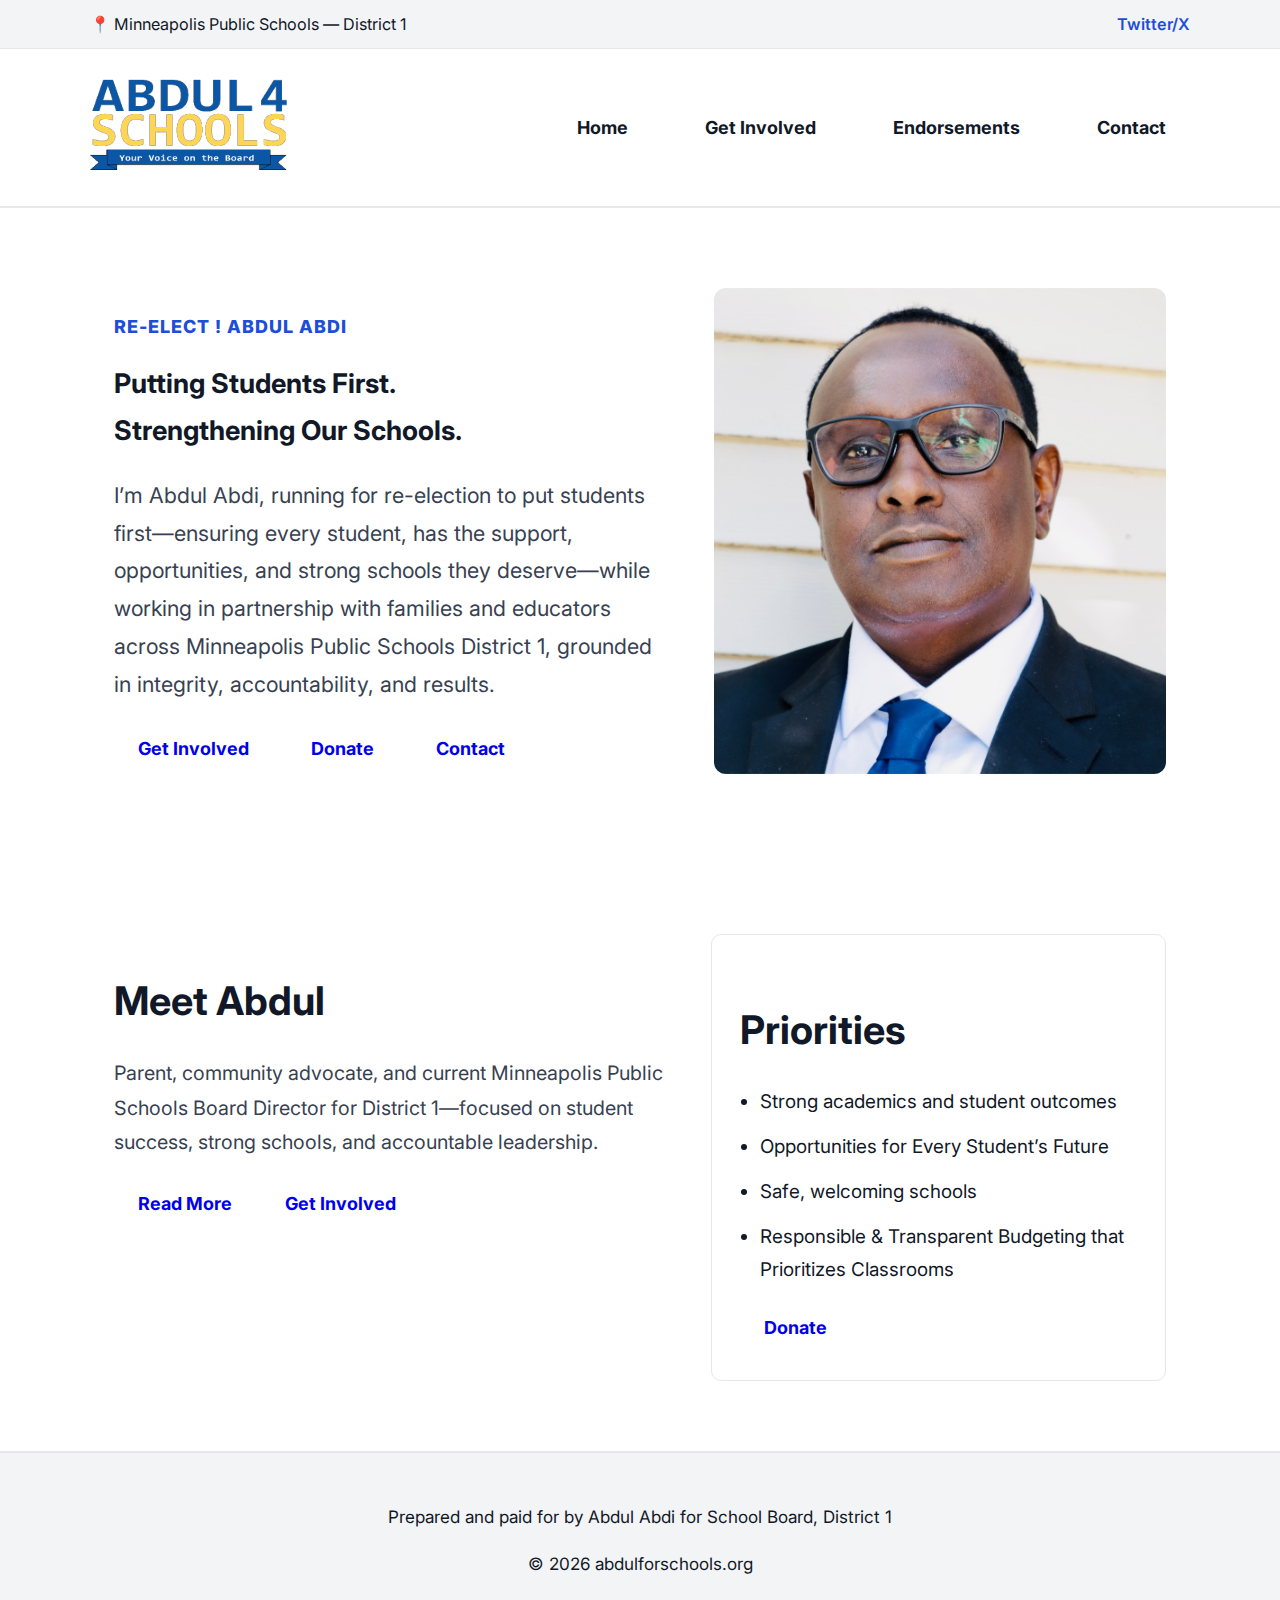
<file: index.html>
<!DOCTYPE html>
<html lang="en">
<head>
  <meta charset="utf-8" />
  <meta name="viewport" content="width=device-width, initial-scale=1" />

  <title>Abdul Abdi for School Board | District 1</title>
  <meta name="description" content="Re-elect Abdul Abdi for Minneapolis Public Schools Board, District 1." />

  <!-- Fonts -->
  <link rel="preconnect" href="https://fonts.googleapis.com">
  <link rel="preconnect" href="https://fonts.gstatic.com" crossorigin>
  <link href="https://fonts.googleapis.com/css2?family=Inter:wght@400;600;700;800&display=swap" rel="stylesheet">

  <!-- Styles -->
  <link rel="stylesheet" href="styles.css" />
</head>

<body id="top">
<div class="page">

  <!-- ================= TOP BAR ================= -->
  <div class="topbar">
    <div class="container topbar__inner">
      <span>📍 Minneapolis Public Schools — District 1</span>
      <div>
        <a href="https://x.com/RealAbdulAbdi">Twitter/X</a>
      </div>
    </div>
  </div>

  <!-- ================= HEADER ================= -->
  <header class="header">
    <div class="container header__inner">

      <!-- Logo (LEFT) -->
      <div class="brand brand--logo">
        <a href="#top" class="logo-link" aria-label="Back to Home">
          <!-- Change filename if needed -->
          <img
            src="AbdulAbdiLogo.png"
            alt="Abdul Abdi for School Board"
            class="site-logo"
            width="200"
            height="103"
          />
        </a>
      </div>

      <!-- Navigation (RIGHT) -->
      <nav class="nav nav--buttons" aria-label="Primary">
        <a href="#top" class="btn">Home</a>
      <!--  <a href="#vision" class="btn">Vision</a> -->
         <a href="get-involved.html" class="btn">Get Involved</a> 
        <a href="endorsements.html" class="btn">Endorsements</a>
          <a href="contact.html" class="btn">Contact</a>
        <!--  <a href="donate.html" class="btn">Donate</a> -->
      </nav>

    </div>
  </header>

  <!-- ================= HERO ================= -->
  <section class="hero">
    <div class="container hero__grid">

      <!-- Left Content -->
      <div>
        <h1>
        <p class="eyebrow">Re-Elect ! Abdul Abdi</p>
        </h1>

        <h2>
          Putting Students First.<br>
          Strengthening Our Schools.
        </h2>

        <p class="hero__lead">
          I’m Abdul Abdi, running for re-election to put students first—ensuring every student,
          has the support, opportunities, and strong schools they deserve—while working in
          partnership with families and educators across Minneapolis Public Schools District 1,
          grounded in integrity, accountability, and results.

        </p>

        <div class="hero__cta stack stack--room">
          <a href="get-involved.html" class="btn">Get Involved</a>
          <a href="donate.html" class="btn">Donate</a>
          <a href="contact.html" class="btn">Contact</a>
        </div>
      </div>

      <!-- Right Image -->
      <div>
        <img src="abdulabdi.jpeg" alt="Abdul Abdi" class="hero__photo" />
      </div>

    </div>
  </section>

  <!-- ================= ABOUT PREVIEW ================= -->
  <section class="section" id="about-preview">
    <div class="container section__grid">

      <!-- About -->
      <div>
        <h2>Meet Abdul</h2>

        <p>
          Parent, community advocate, and current Minneapolis Public Schools
          Board Director for District 1—focused on student success, strong schools,
          and accountable leadership.
        </p>

        <div class="stack stack--room">
          <a href="about.html" class="btn">Read More</a>
          <a href="get-involved.html" class="btn">Get Involved</a>
        </div>
      </div>

      <!-- Priorities -->
      <div class="card">
        <h2>Priorities</h2>

        <ul class="bullets">
          <li>Strong academics and student outcomes</li>
           <li>Opportunities for Every Student’s Future </li>
          <li>Safe, welcoming schools</li>
          <li>Responsible & Transparent Budgeting that Prioritizes Classrooms</li>
        </ul>

        <div class="stack stack--room">
          <a href="donate.html" class="btn">Donate</a>
        </div>
      </div>

    </div>
  </section>


  <!-- ================= FOOTER ================= -->
  <footer class="footer">
    <div class="container">
      <p>Prepared and paid for by Abdul Abdi for School Board, District 1</p>
      <p>© <span id="year"></span> abdulforschools.org</p>
    </div>
  </footer>

  <script>
    document.getElementById("year").textContent =
      new Date().getFullYear();
  </script>

</div>
</body>
</html>
</file>
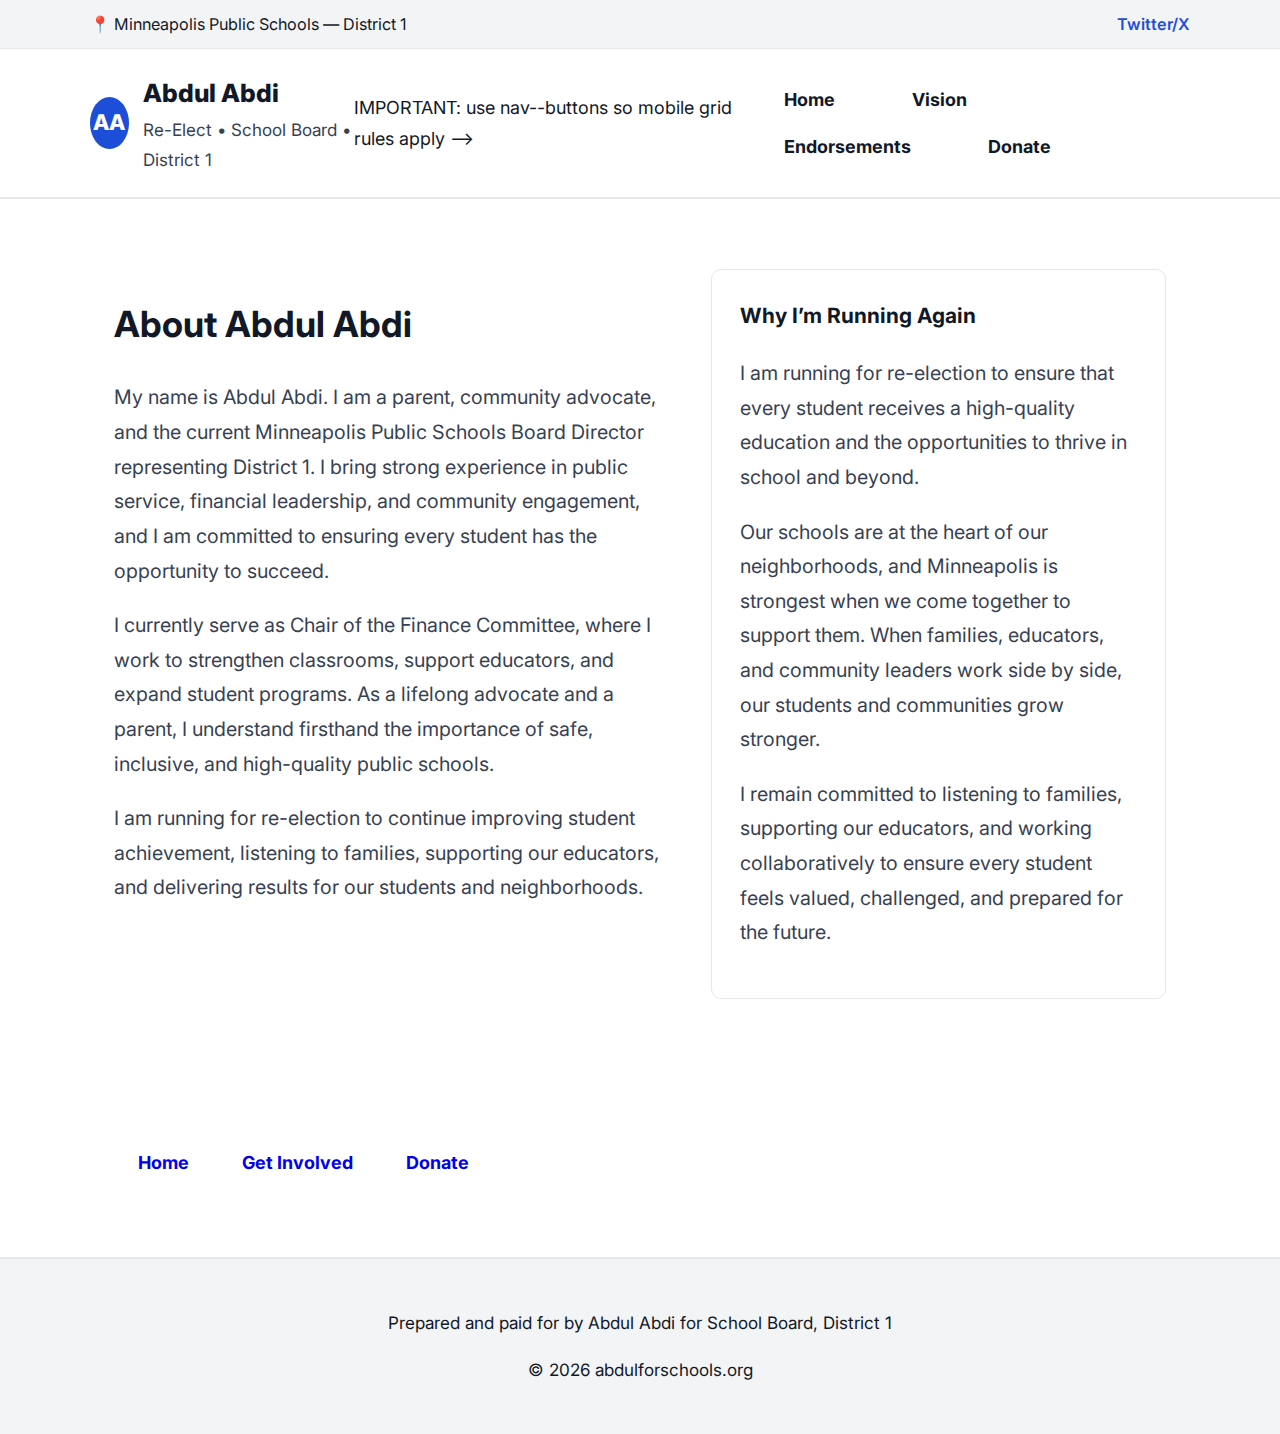
<file: about.html>
<!DOCTYPE html>
<html lang="en">
<head>
  <meta charset="utf-8" />
  <meta name="viewport" content="width=device-width, initial-scale=1" />

  <title>About Abdul Abdi | District 1</title>
  <meta name="description"
        content="Learn more about Abdul Abdi and why he is running for re-election in Minneapolis Public Schools District 1." />

  <!-- Fonts -->
  <link rel="preconnect" href="https://fonts.googleapis.com">
  <link rel="preconnect" href="https://fonts.gstatic.com" crossorigin>
  <link href="https://fonts.googleapis.com/css2?family=Inter:wght@400;600;700;800&display=swap" rel="stylesheet">

  <!-- Styles -->
  <link rel="stylesheet" href="styles.css" />
</head>

<body id="top">
<div class="page">

  <!-- ================= TOP BAR ================= -->
  <div class="topbar">
    <div class="container topbar__inner">
      <span>📍 Minneapolis Public Schools — District 1</span>
      <div>
        <!-- Keep or remove as you like -->
        <a href="https://x.com/RealAbdulAbdi">Twitter/X</a>
      </div>
    </div>
  </div>

  <!-- ================= HEADER ================= -->
  <header class="header">
    <div class="container header__inner">

      <div class="brand">
        <div class="brand__mark">AA</div>
        <div>
          <div class="brand__name">Abdul Abdi</div>
          <div class="brand__tag">Re-Elect • School Board • District 1</div>
        </div>
      </div>

      IMPORTANT: use nav--buttons so mobile grid rules apply -->
      <nav class="nav nav--buttons" aria-label="Primary">
        <a href="index.html#top" class="btn">Home</a>
       <!--  <a href="about.html" class="btn">About</a> -->
        <a href="index.html#vision" class="btn">Vision</a>
        <a href="endorsements.html" class="btn">Endorsements</a>
        <a href="donate.html" class="btn">Donate</a>
      </nav>

    </div>
  </header>

  <!-- ================= ABOUT CONTENT ================= -->
  <section class="section" id="about-abdul">
    <div class="container section__grid">

      <!-- Left Column -->
      <div>
        <h1>About Abdul Abdi</h1>

        <p>
          My name is Abdul Abdi. I am a parent, community advocate, and the current
          Minneapolis Public Schools Board Director representing District 1.
          I bring strong experience in public service, financial leadership,
          and community engagement, and I am committed to ensuring every student
          has the opportunity to succeed.
        </p>

        <p>
          I currently serve as Chair of the Finance Committee, where I work to
          strengthen classrooms, support educators, and expand student programs.
          As a lifelong advocate and a parent, I understand firsthand the importance
          of safe, inclusive, and high-quality public schools.
        </p>

        <p>
          I am running for re-election to continue improving student achievement,
          listening to families, supporting our educators, and delivering results
          for our students and neighborhoods.
        </p>
      </div>

      <!-- Right Column -->
      <div class="card" id="why-running">
        <h3>Why I’m Running Again</h3>

        <p>
          I am running for re-election to ensure that every student receives a
          high-quality education and the opportunities to thrive in school and beyond.
        </p>

        <p>
          Our schools are at the heart of our neighborhoods, and Minneapolis is
          strongest when we come together to support them. When families, educators,
          and community leaders work side by side, our students and communities grow stronger.
        </p>

        <p>
          I remain committed to listening to families, supporting our educators,
          and working collaboratively to ensure every student feels valued,
          challenged, and prepared for the future.
        </p>
      </div>

    </div>
  </section>

  <!-- ================= BOTTOM BUTTONS ONLY ================= -->
  <section class="section">
    <div class="container">
      <div class="stack stack--room">
        <a href="index.html#top" class="btn">Home</a>
        <a href="get-involved.html" class="btn">Get Involved</a>
        <a href="donate.html" class="btn">Donate</a>
      </div>
    </div>
  </section>

  <!-- ================= FOOTER ================= -->
  <footer class="footer">
    <div class="container">
      <p>Prepared and paid for by Abdul Abdi for School Board, District 1</p>
      <p>© <span id="year"></span> abdulforschools.org</p>
    </div>
  </footer>

  <script>
    document.getElementById("year").textContent = new Date().getFullYear();
  </script>

</div>
</body>
</html>
</file>
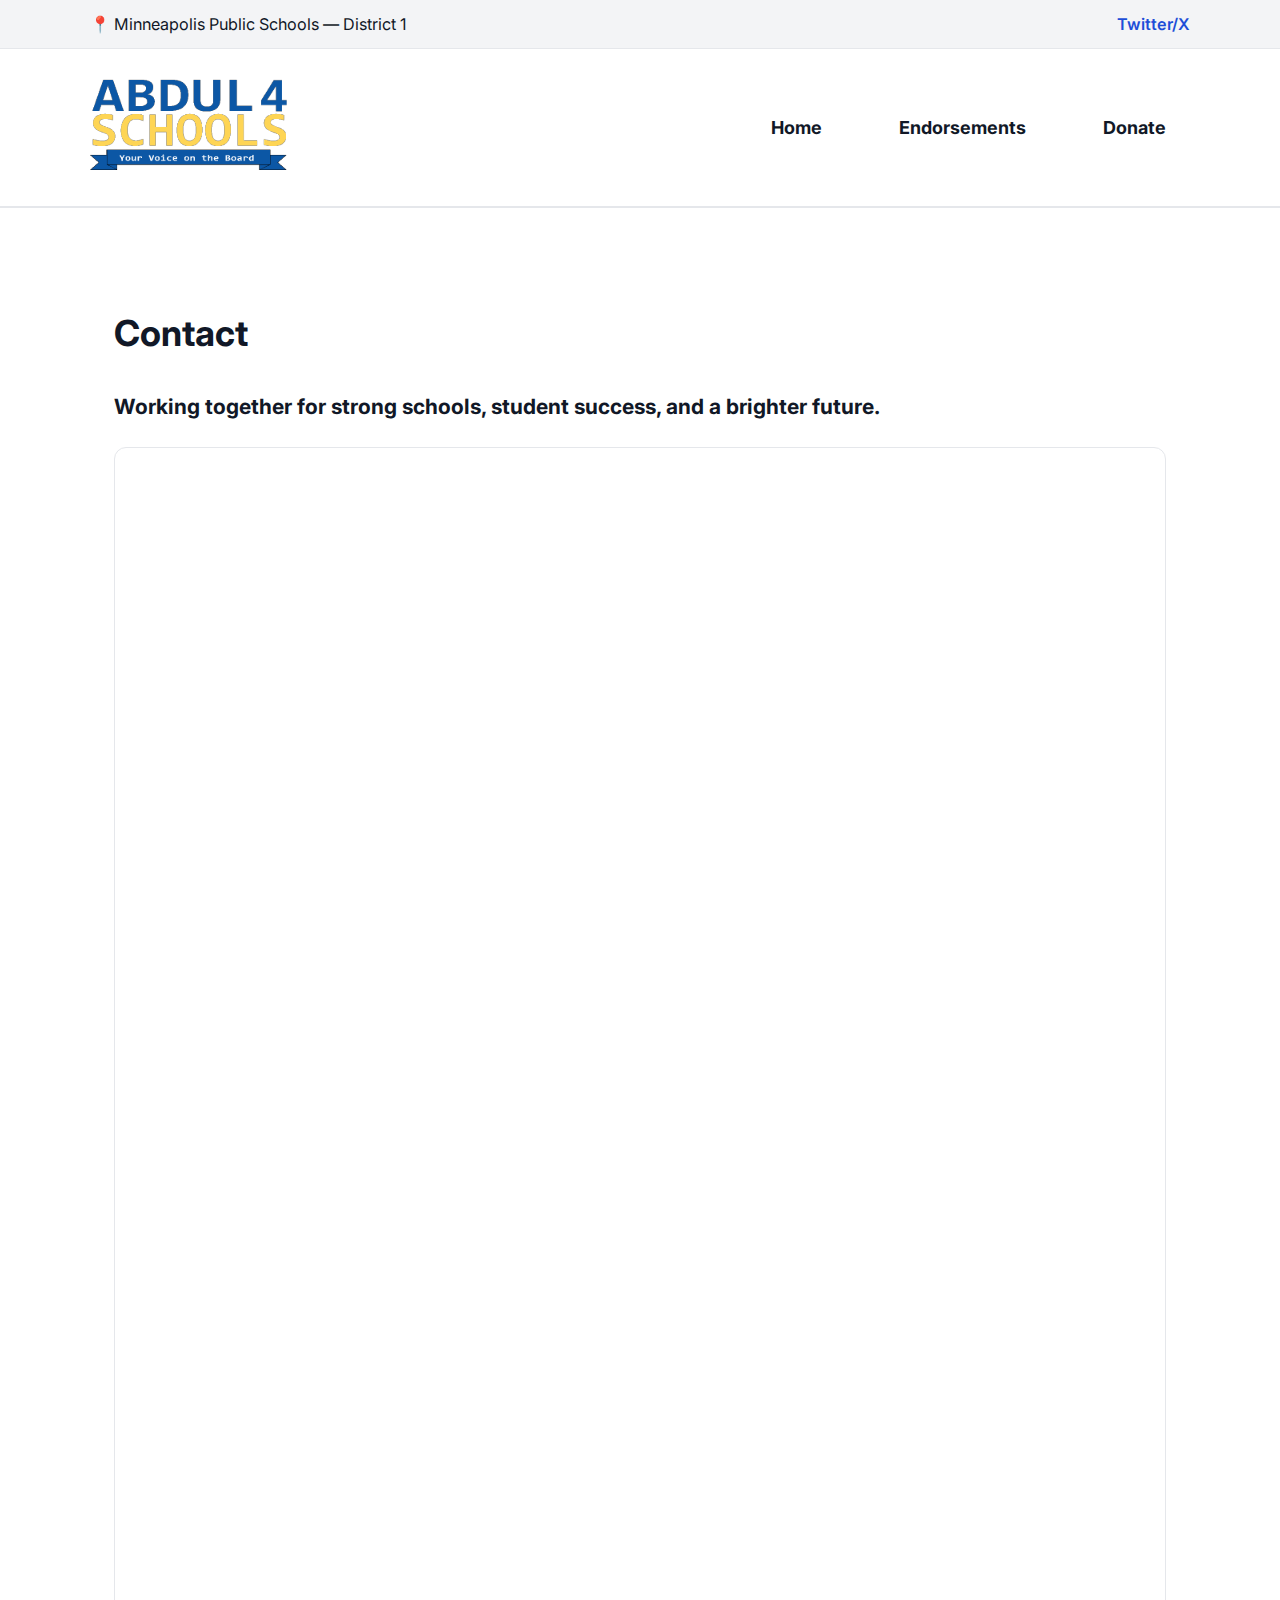
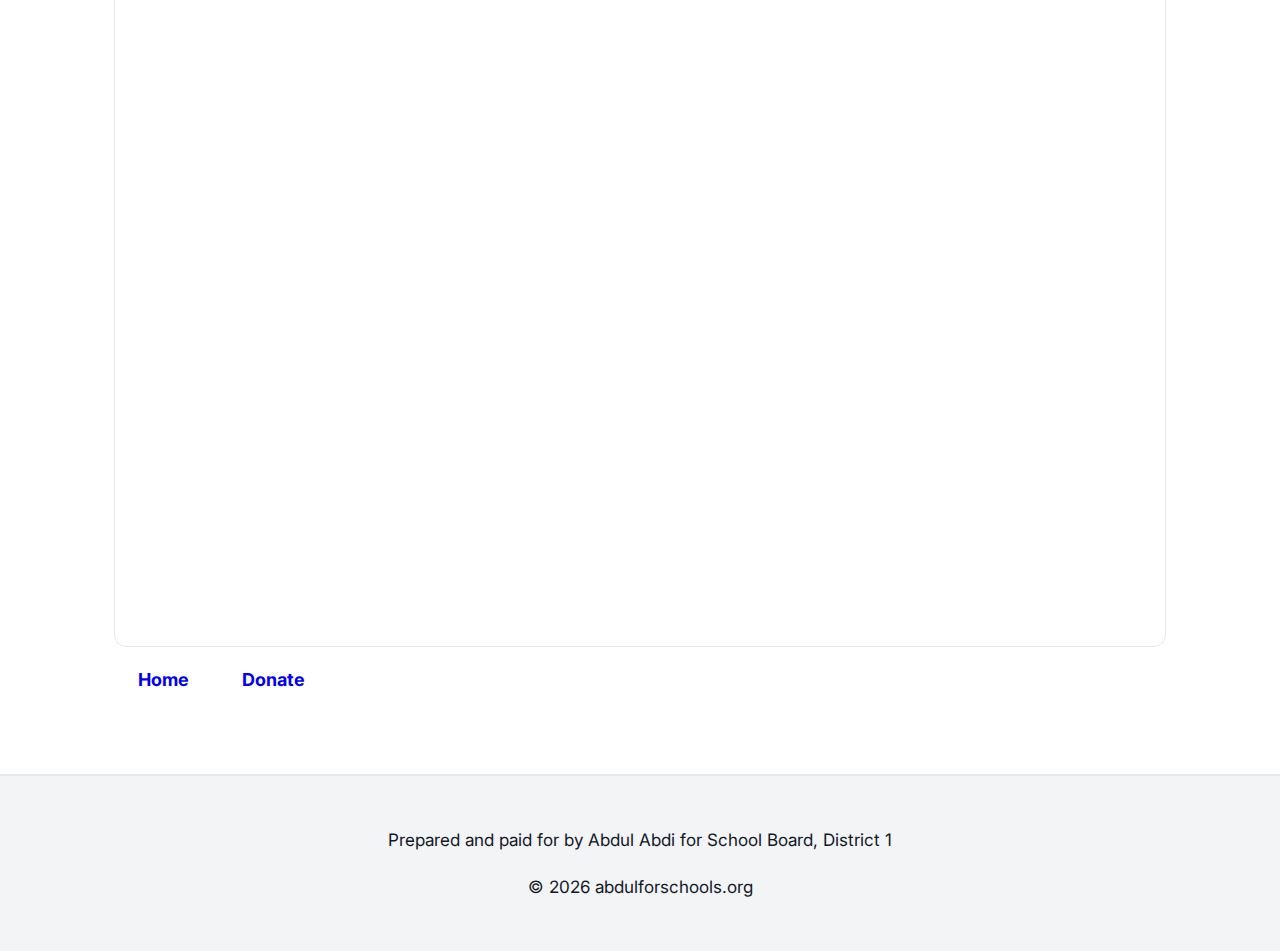
<file: Contact.html>
<!DOCTYPE html>
<html lang="en">
<head>
  <meta charset="utf-8" />
  <meta name="viewport" content="width=device-width, initial-scale=1" />

  <title>Contact | Abdul Abdi for School Board</title>
  <meta name="description" content="Volunteer, support, and stay connected with Abdul Abdi’s re-election campaign." />

  <!-- Fonts -->
  <link rel="preconnect" href="https://fonts.googleapis.com">
  <link rel="preconnect" href="https://fonts.gstatic.com" crossorigin>
  <link href="https://fonts.googleapis.com/css2?family=Inter:wght@400;600;700;800&display=swap" rel="stylesheet">

  <!-- Styles -->
  <link rel="stylesheet" href="styles.css" />
</head>

<body id="top">
<div class="page">

  <!-- ================= TOP BAR ================= -->
  <div class="topbar">
    <div class="container topbar__inner">
      <span>📍 Minneapolis Public Schools — District 1</span>
      <div>
        <a href="https://x.com/RealAbdulAbdi">Twitter/X</a>
      </div>
    </div>
  </div>

  <!-- ================= HEADER ================= -->
  <header class="header">
    <div class="container header__inner">

      <!-- Logo (LEFT) -->
      <div class="brand brand--logo">
        <a href="index.html#top" class="logo-link" aria-label="Back to Home">
          <img
            src="AbdulAbdiLogo.png"
            alt="Abdul Abdi for School Board"
            class="site-logo"
            width="200"
            height="103"
          />
        </a>
      </div>

      <!-- Navigation (RIGHT) -->
      <nav class="nav nav--buttons" aria-label="Primary">
        <a href="index.html#top" class="btn">Home</a>
        <a href="endorsements.html" class="btn">Endorsements</a>
        <a href="donate.html" class="btn">Donate</a>
      </nav>

    </div>
  </header>

  <!-- ================= GET INVOLVED ================= -->
  <section class="section">
    <div class="container">

      <h1>Contact</h1>
      <h3>Working together for strong schools, student success, and a brighter future.</h3>

      <div class="form-embed">
        <iframe
          title="Get Involved Form"
          src="https://forms.gle/GBEoqosCz2gnoKGJ8"
          width="100%"
          height="1800"
          frameborder="0"
          marginheight="0"
          marginwidth="0">
          Loading…
        </iframe>
      </div>

      <div class="stack stack--room">
        <a href="index.html#top" class="btn">Home</a>
        <a href="donate.html" class="btn">Donate</a>
      </div>

    </div>
  </section>

  <!-- ================= FOOTER ================= -->
  <footer class="footer">
    <div class="container">
      <p>Prepared and paid for by Abdul Abdi for School Board, District 1</p>
      <p>© <span id="year"></span> abdulforschools.org</p>
    </div>
  </footer>

  <script>
    document.getElementById("year").textContent =
      new Date().getFullYear();
  </script>

</div>
</body>
</html>
</file>
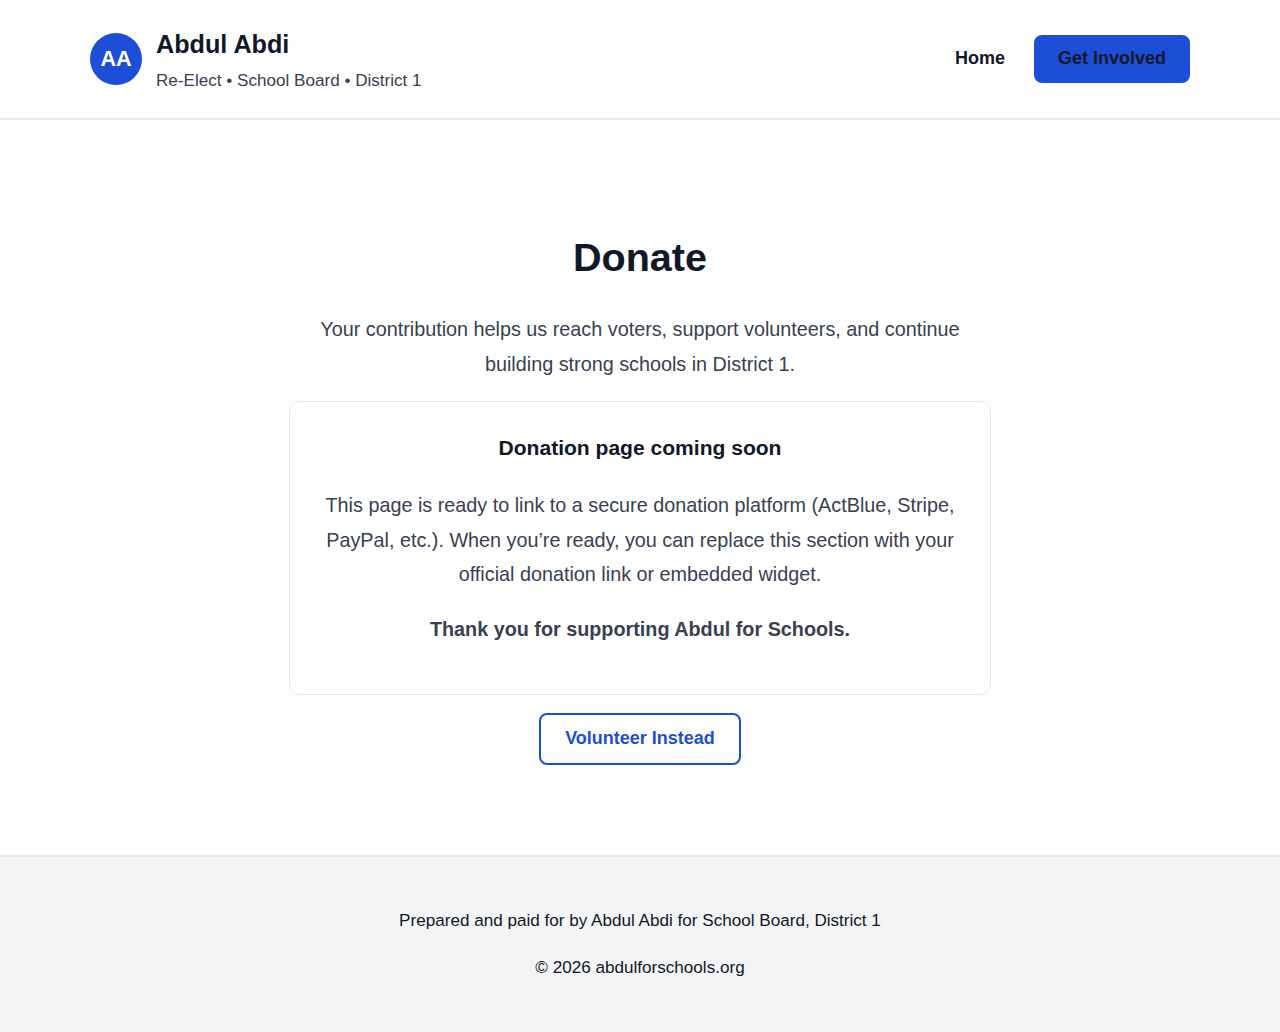
<file: Donate.html>
<!DOCTYPE html>
<html lang="en">
<head>
  <meta charset="utf-8" />
  <meta name="viewport" content="width=device-width, initial-scale=1" />
  <title>Donate | Abdul Abdi for School Board</title>
  <meta name="description" content="Support Abdul Abdi for School Board, District 1." />
  <link rel="stylesheet" href="styles.css" />
</head>

<body>

<!-- Header -->
<header class="header">
  <div class="container header__inner">
    <div class="brand">
      <div class="brand__mark">AA</div>
      <div>
        <div class="brand__name">Abdul Abdi</div>
        <div class="brand__tag">Re-Elect • School Board • District 1</div>
      </div>
    </div>

    <nav class="nav">
      <a href="index.html">Home</a>
      <a href="index.html#contact" class="btn btn--primary">Get Involved</a>
    </nav>
  </div>
</header>

<!-- Donate -->
<section class="section">
  <div class="container" style="max-width: 750px; text-align: center;">
    <h2>Donate</h2>
    <p>
      Your contribution helps us reach voters, support volunteers, and continue building strong schools in District 1.
    </p>

    <div class="card" style="margin-top: 18px;">
      <h3>Donation page coming soon</h3>
      <p>
        This page is ready to link to a secure donation platform (ActBlue, Stripe, PayPal, etc.).
        When you’re ready, you can replace this section with your official donation link or embedded widget.
      </p>
      <p><strong>Thank you for supporting Abdul for Schools.</strong></p>
    </div>

    <p style="margin-top: 18px;">
      <a href="index.html#contact" class="btn btn--ghost">Volunteer Instead</a>
    </p>
  </div>
</section>

<!-- Footer -->
<footer class="footer">
  <div class="container footer__legal">
    <p>
      Prepared and paid for by Abdul Abdi for School Board, District 1
    </p>
    <p>© <span id="year"></span> abdulforschools.org</p>
  </div>
</footer>

<script>
  document.getElementById("year").textContent = new Date().getFullYear();
</script>

</body>
</html>
</file>
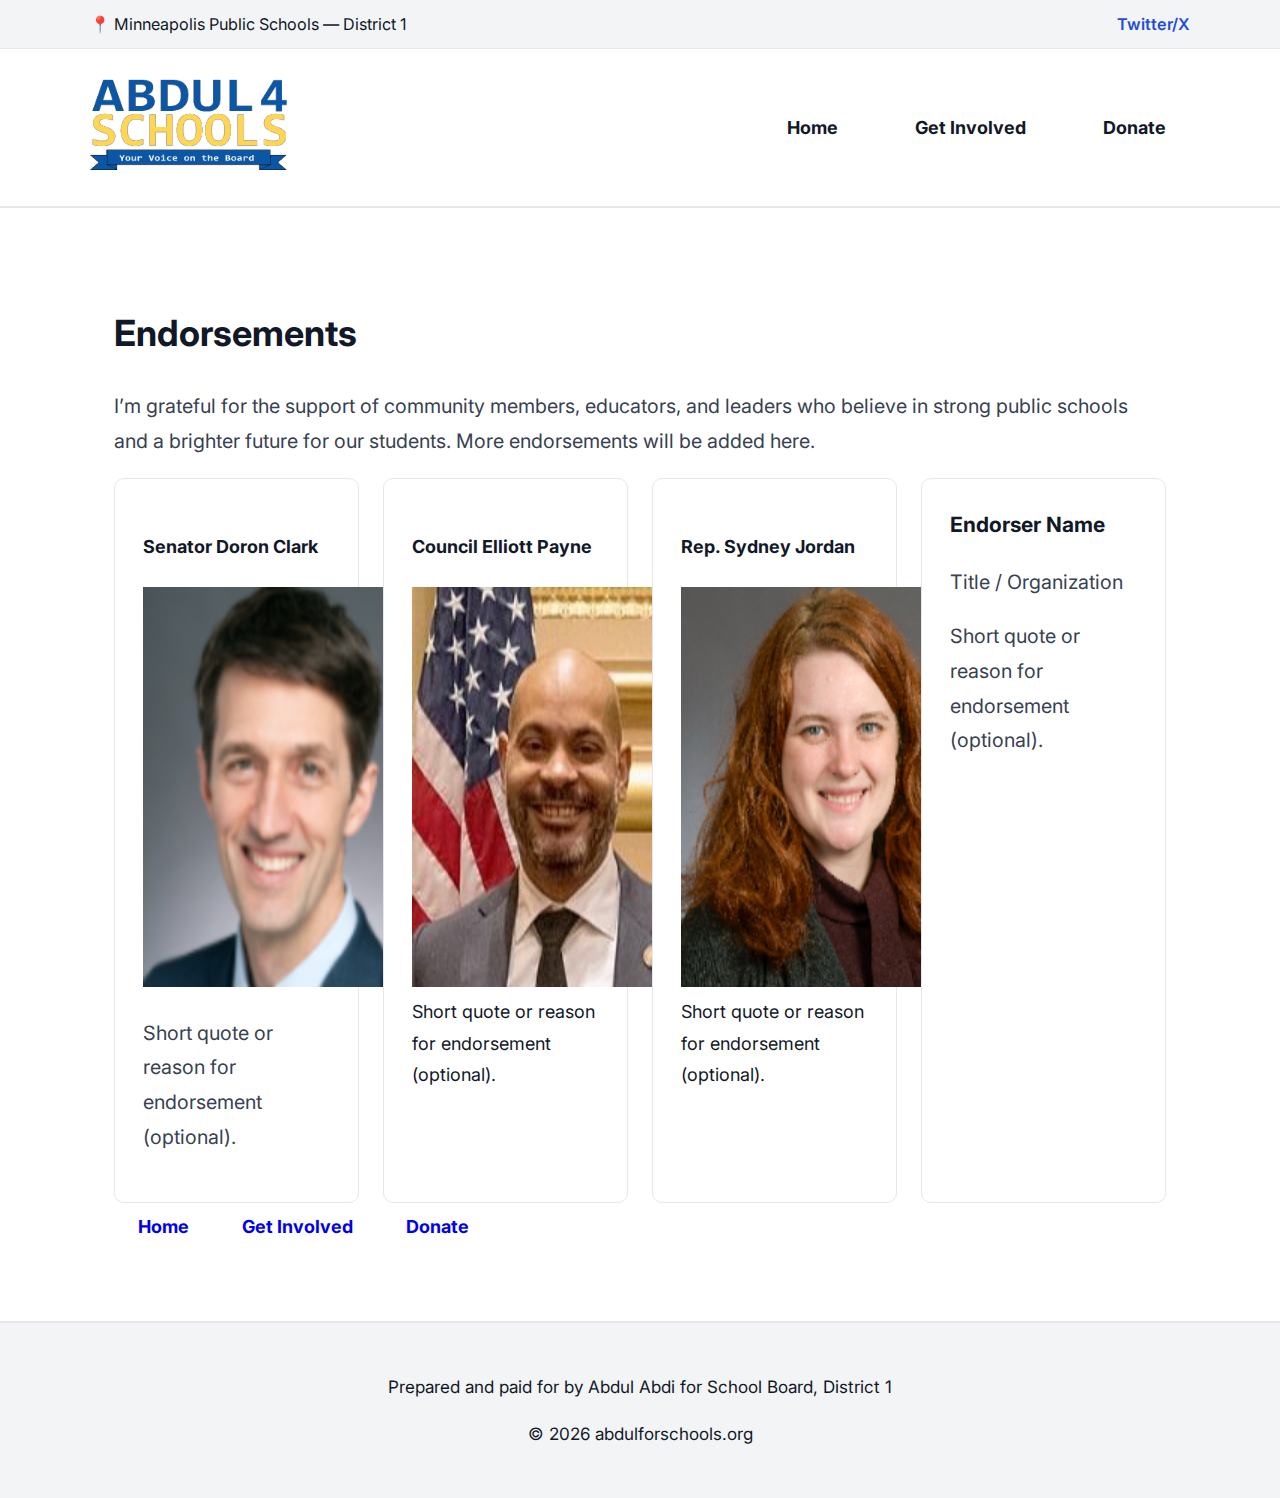
<file: endorsements.html>
<!DOCTYPE html>
<html lang="en">
<head>
  <meta charset="utf-8" />
  <meta name="viewport" content="width=device-width, initial-scale=1" />

  <title>Endorsements | Abdul Abdi for School Board</title>
  <meta name="description" content="Endorsements for Abdul Abdi’s re-election campaign for School Board District 1." />

  <!-- Fonts -->
  <link rel="preconnect" href="https://fonts.googleapis.com">
  <link rel="preconnect" href="https://fonts.gstatic.com" crossorigin>
  <link href="https://fonts.googleapis.com/css2?family=Inter:wght@400;600;700;800&display=swap" rel="stylesheet">

  <!-- Styles -->
  <link rel="stylesheet" href="styles.css" />
</head>

<body id="top">
<div class="page">

  <!-- ================= TOP BAR ================= -->
  <div class="topbar">
    <div class="container topbar__inner">
      <span>📍 Minneapolis Public Schools — District 1</span>
      <div>
        <a href="https://x.com/RealAbdulAbdi">Twitter/X</a>
      </div>
    </div>
  </div>

  <!-- ================= HEADER ================= -->
  <header class="header">
    <div class="container header__inner">

      <!-- Logo (LEFT) -->
      <div class="brand brand--logo">
        <a href="index.html#top" class="logo-link" aria-label="Back to Home">
          <img
            src="AbdulAbdiLogo.png"
            alt="Abdul Abdi for School Board"
            class="site-logo"
            width="200"
            height="103"
          />
        </a>
      </div>

      <!-- Navigation (RIGHT) -->
      <nav class="nav nav--buttons" aria-label="Primary">
        <a href="index.html#top" class="btn">Home</a>
        <a href="get-involved.html" class="btn">Get Involved</a>
        <a href="donate.html" class="btn">Donate</a>
      </nav>

    </div>
  </header>

  <!-- ================= ENDORSEMENTS ================= -->
  <section class="section">
    <div class="container">

      <h1>Endorsements</h1>

      <p>
        I’m grateful for the support of community members, educators, and leaders
        who believe in strong public schools and a brighter future for our students.
        More endorsements will be added here.
      </p>

      <!-- Responsive grid of cards -->
      <div class="grid4 stack--room">

        <div class="card">
          <h4>Senator Doron Clark</h4>
           <img
            src="DoronClark.png"
            alt="State Senator Clark"
            class="site-logo"
            width="300"
            height="400"
          />
          <p>Short quote or reason for endorsement (optional).</p>
        </div>

        <div class="card">
          <h4>Council Elliott Payne</h4>
           <img
            src="Payne.jpg"
            alt="Council Elliott Payne"
            class="site-logo"
            width="300"
            height="400"
          <p>Short quote or reason for endorsement (optional).</p>
        </div>

        <div class="card">
          <h4>Rep. Sydney Jordan</h4>
           <img
            src="Jordan.png"
            alt="Council Elliott Payne"
            class="site-logo"
            width="300"
            height="400"
          <p>Short quote or reason for endorsement (optional).</p>
        </div>

        <div class="card">
          <h3>Endorser Name</h3>
          <p>Title / Organization</p>
          <p>Short quote or reason for endorsement (optional).</p>
        </div>

      </div>

      <!-- Bottom buttons -->
      <div class="stack stack--room">
        <a href="index.html#top" class="btn">Home</a>
        <a href="get-involved.html" class="btn">Get Involved</a>
        <a href="donate.html" class="btn">Donate</a>
      </div>

    </div>
  </section>

  <!-- ================= FOOTER ================= -->
  <footer class="footer">
    <div class="container">
      <p>Prepared and paid for by Abdul Abdi for School Board, District 1</p>
      <p>© <span id="year"></span> abdulforschools.org</p>
    </div>
  </footer>

  <script>
    document.getElementById("year").textContent =
      new Date().getFullYear();
  </script>

</div>
</body>
</html>
</file>
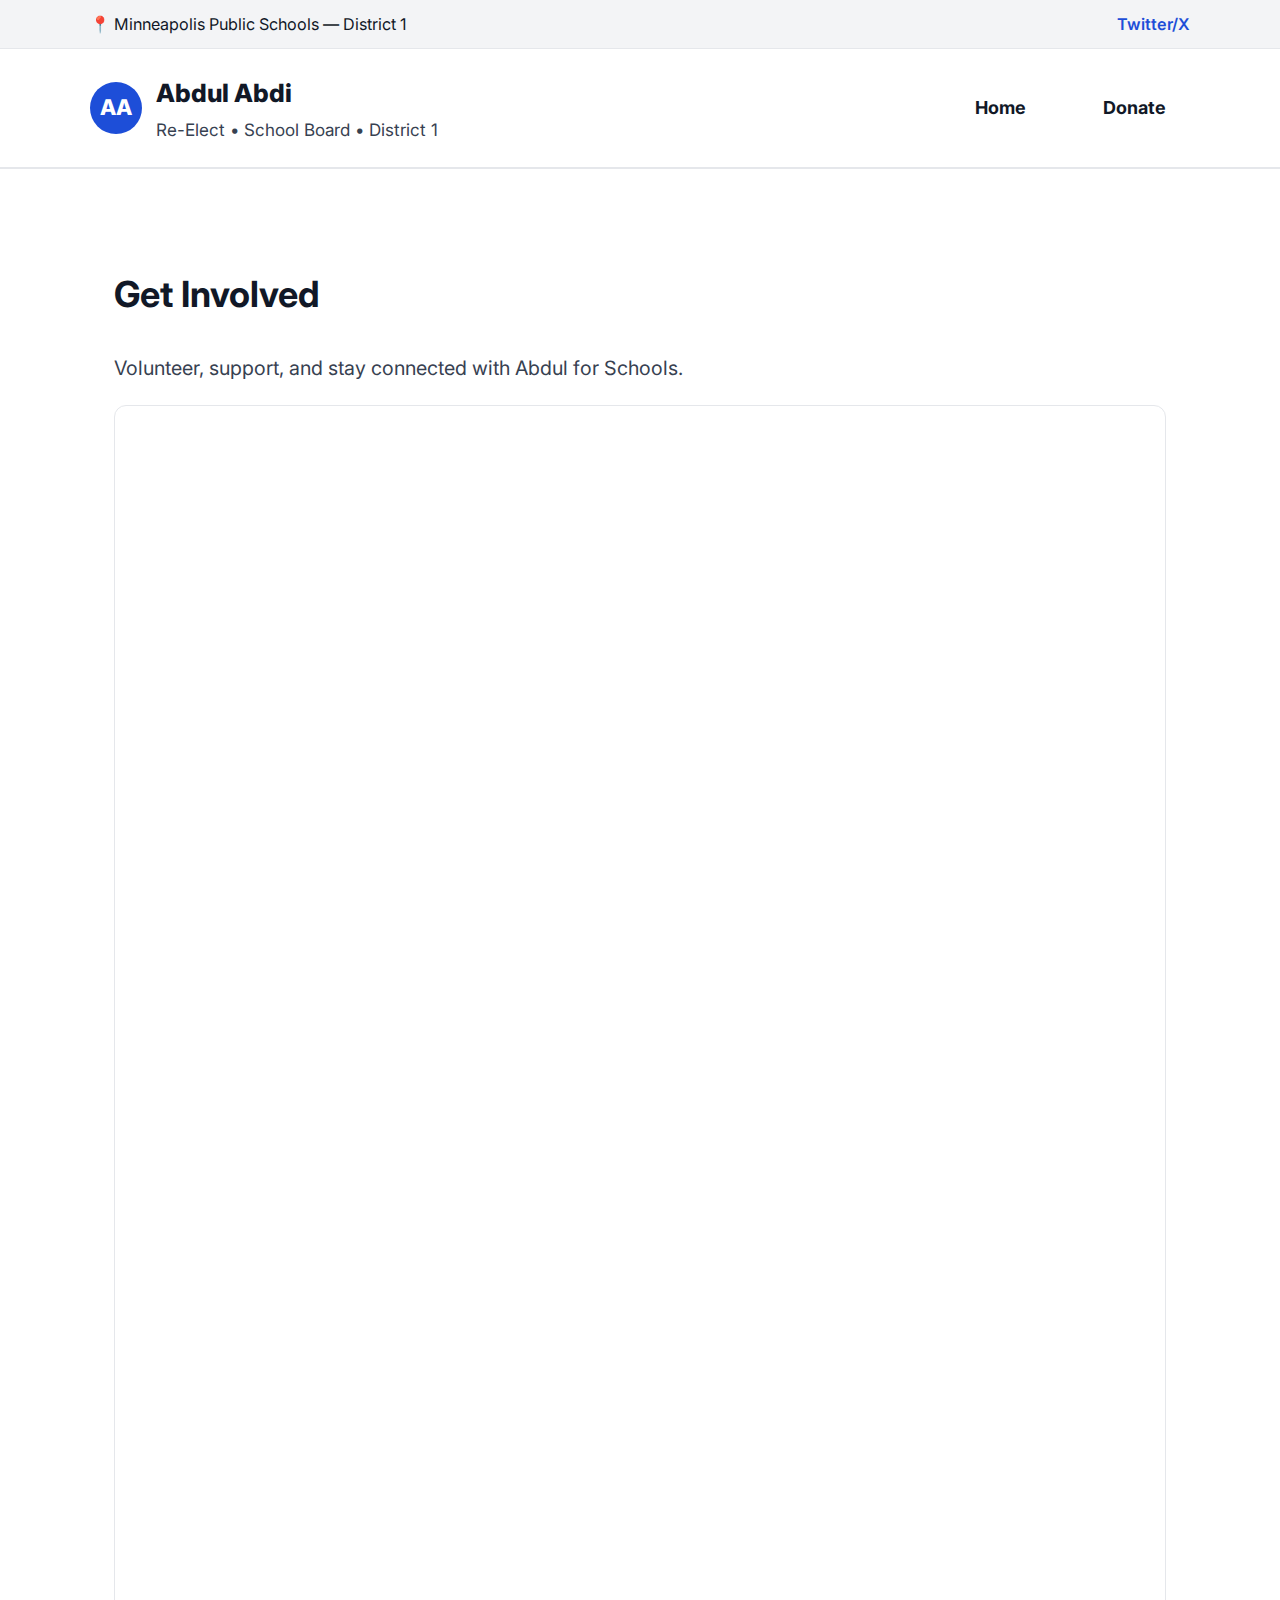
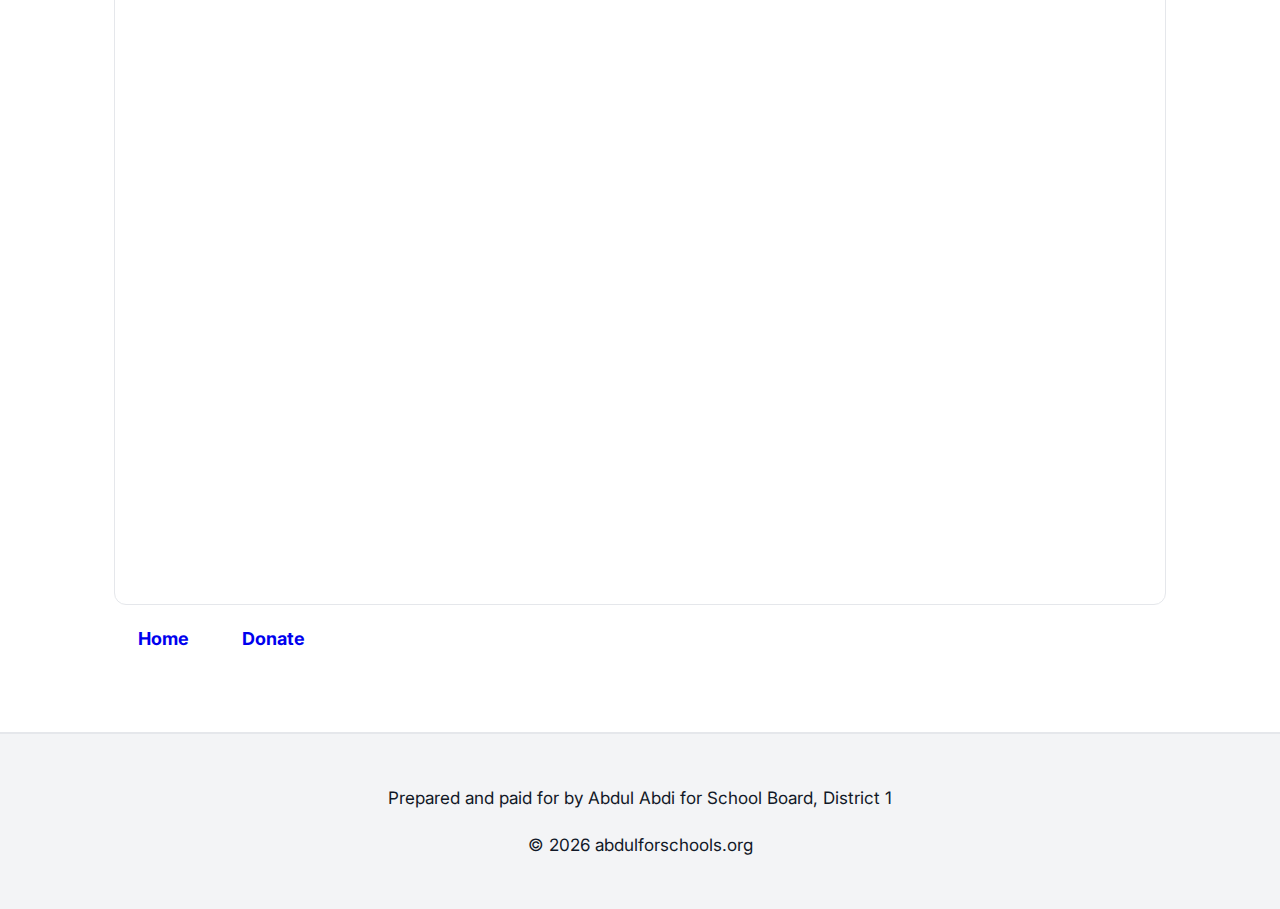
<file: get-involved.html>
<!DOCTYPE html>
<html lang="en">
<head>
  <meta charset="utf-8" />
  <meta name="viewport" content="width=device-width, initial-scale=1" />

  <title>Get Involved | Abdul Abdi for School Board</title>
  <meta name="description" content="Volunteer, support, and stay connected with Abdul Abdi’s re-election campaign." />

  <link rel="preconnect" href="https://fonts.googleapis.com">
  <link rel="preconnect" href="https://fonts.gstatic.com" crossorigin>
  <link href="https://fonts.googleapis.com/css2?family=Inter:wght@400;600;700;800&display=swap" rel="stylesheet">

  <link rel="stylesheet" href="styles.css" />
</head>

<body id="top">
<div class="page">

  <!-- ================= TOP BAR ================= -->
  <div class="topbar">
    <div class="container topbar__inner">
      <span>📍 Minneapolis Public Schools — District 1</span>
      <div>
        <a href="https://x.com/RealAbdulAbdi">Twitter/X</a>
      </div>
    </div>
  </div>

  <!-- ================= HEADER ================= -->
  <header class="header">
    <div class="container header__inner">

      <div class="brand">
        <div class="brand__mark">AA</div>
        <div>
          <div class="brand__name">Abdul Abdi</div>
          <div class="brand__tag">Re-Elect • School Board • District 1</div>
        </div>
      </div>

      <!-- IMPORTANT: nav--buttons makes mobile nav a neat grid -->
      <nav class="nav nav--buttons" aria-label="Primary">
        <a href="index.html#top" class="btn">Home</a>
        <!-- <a href="about.html" class="btn">About</a> -->
        <!-- <a href="index.html#vision" class="btn">Vision</a> -->
        <!-- <a href="endorsements.html" class="btn">Endorsements</a> -->
        <a href="donate.html" class="btn">Donate</a>
      </nav>

    </div>
  </header>

  <!-- ================= GET INVOLVED ================= -->
  <section class="section">
    <div class="container">

      <h1>Get Involved</h1>
      <p>Volunteer, support, and stay connected with Abdul for Schools.</p>

      <div class="form-embed">
        <iframe
          title="Get Involved Form"
          src="https://forms.gle/hqmAxgoGfL15JAiPA"
          width="100%"
          height="1800"
          frameborder="0"
          marginheight="0"
          marginwidth="0">
          Loading…
        </iframe>
      </div>

      <div class="stack stack--room">
        <a href="index.html#top" class="btn">Home</a>
        <a href="donate.html" class="btn">Donate</a>
      </div>

    </div>
  </section>

  <!-- ================= FOOTER ================= -->
  <footer class="footer">
    <div class="container">
      <p>Prepared and paid for by Abdul Abdi for School Board, District 1</p>
      <p>© <span id="year"></span> abdulforschools.org</p>
    </div>
  </footer>

  <script>
    document.getElementById("year").textContent = new Date().getFullYear();
  </script>

</div>
</body>
</html>
</file>
<file: styles.css>
/* ===== GLOBAL RESET ===== */
* {
  box-sizing: border-box;
}

html {
  font-size: 18px;
}

body {
  margin: 0;
  font-family: "Inter", Arial, Helvetica, sans-serif;
  background: #ffffff;
  color: #111827;
  line-height: 1.75;
}

/* ===== LAYOUT ===== */
.container {
  max-width: 1100px;
  margin: auto;
  padding: 0 24px;
}

/* ===== TOP BAR ===== */
.topbar {
  background: #f3f4f6;
  border-bottom: 1px solid #e5e7eb;
  font-size: 0.9rem;
}

.topbar__inner {
  display: flex;
  justify-content: space-between;
  align-items: center;
  padding: 10px 0;
}

.topbar a {
  color: #1d4ed8;
  text-decoration: none;
  font-weight: 600;
}

/* ===== HEADER ===== */
.header {
  background: #ffffff;
  border-bottom: 2px solid #e5e7eb;
}

.header__inner {
  display: flex;
  justify-content: space-between;
  align-items: center;
  padding: 22px 0;
}

.brand {
  display: flex;
  align-items: center;
  gap: 14px;
}

.brand__mark {
  width: 52px;
  height: 52px;
  background: #1d4ed8;
  color: white;
  font-weight: 800;
  font-size: 1.2rem;
  border-radius: 50%;
  display: flex;
  align-items: center;
  justify-content: center;
}

.brand__name {
  font-size: 1.4rem;
  font-weight: 800;
}

.brand__tag {
  font-size: 0.95rem;
  color: #374151;
}

/* ===== NAV ===== */
.nav a {
  margin-left: 24px;
  font-size: 1rem;
  font-weight: 700;
  color: #111827;
  text-decoration: none;
}

.nav a:hover {
  text-decoration: underline;
}

/* ===== BUTTONS ===== */
.btn {
  padding: 14px 24px;
  border-radius: 8px;
  font-weight: 700;
  font-size: 1rem;
  text-decoration: none;
  display: inline-block;
  line-height: 1.1;
  transition: transform 0.05s ease, opacity 0.2s ease;
}

.btn:hover {
  opacity: 0.95;
}

.btn:active {
  transform: translateY(1px);
}

.btn--primary {
  background: #1d4ed8;
  color: white;
}

.btn--ghost {
  border: 2px solid #1d4ed8;
  color: #1d4ed8;
}

/* ===== HERO ===== */
.hero {
  padding: 80px 0;
  background: #ffffff;
}

.hero__grid {
  display: grid;
  grid-template-columns: 1.1fr 0.9fr;
  gap: 48px;
  align-items: center;
}

.eyebrow {
  color: #1d4ed8;
  font-weight: 800;
  font-size: 1rem;
  text-transform: uppercase;
  letter-spacing: 1px;
}

.hero h1 {
  font-size: 3rem;
  line-height: 1.15;
  margin: 16px 0;
}

.hero__lead {
  font-size: 1.2rem;
  color: #374151;
  max-width: 640px;
}

.hero__cta {
  display: flex;
  gap: 14px;
  flex-wrap: wrap;
  margin-top: 18px;
}

.hero__photo {
  width: 100%;
  border-radius: 12px;
}

/* ===== SECTIONS ===== */
.section {
  padding: 70px 0;
}

.section--alt {
  background: #f9fafb;
}

.section h2 {
  font-size: 2.2rem;
  margin-bottom: 20px;
}

.section p {
  font-size: 1.1rem;
  color: #374151;
}

.section__grid {
  display: grid;
  grid-template-columns: 1.1fr 0.9fr;
  gap: 40px;
}

/* ===== CARDS ===== */
.card,
.pcard {
  background: #ffffff;
  border: 1px solid #e5e7eb;
  border-radius: 10px;
  padding: 28px;
}

/* Donate page card readability (optional) */
.card h3 {
  margin-top: 0;
}

.grid4 {
  display: grid;
  grid-template-columns: repeat(auto-fit, minmax(240px, 1fr));
  gap: 24px;
}

.pcard h3 {
  font-size: 1.3rem;
  margin-bottom: 12px;
}

/* ===== LISTS ===== */
.bullets {
  padding-left: 20px;
}

.bullets li {
  margin-bottom: 12px;
  font-size: 1.05rem;
}

/* ===== CALLOUT ===== */
.callout {
  background: #eff6ff;
  border-left: 6px solid #1d4ed8;
  padding: 24px;
  margin-top: 32px;
  font-size: 1.2rem;
  font-weight: 700;
}

/* ===== GOOGLE FORM EMBED ===== */
iframe {
  border-radius: 12px;
  border: 1px solid #e5e7eb;
  background: #ffffff;
}

/* ===== FORM (legacy — safe to keep) ===== */
.form input,
.form textarea {
  width: 100%;
  padding: 16px;
  font-size: 1rem;
  border-radius: 8px;
  border: 1px solid #d1d5db;
  margin-bottom: 16px;
}

.form button {
  cursor: pointer;
}

/* ===== FOOTER ===== */
.footer {
  background: #f3f4f6;
  border-top: 2px solid #e5e7eb;
  padding: 32px 0;
  font-size: 0.95rem;
  text-align: center;
}

/* ===== RESPONSIVE ===== */
@media (max-width: 900px) {
  .hero__grid,
  .section__grid {
    grid-template-columns: 1fr;
  }

  .hero h1 {
    font-size: 2.4rem;
  }
}

/* Better mobile nav + buttons */
@media (max-width: 700px) {
  .header__inner {
    flex-direction: column;
    align-items: flex-start;
    gap: 14px;
  }

  .nav a {
    margin-left: 0;
    margin-right: 14px;
    display: inline-block;
    margin-top: 8px;
  }

  .btn {
    width: auto;
  }
}
</file>
